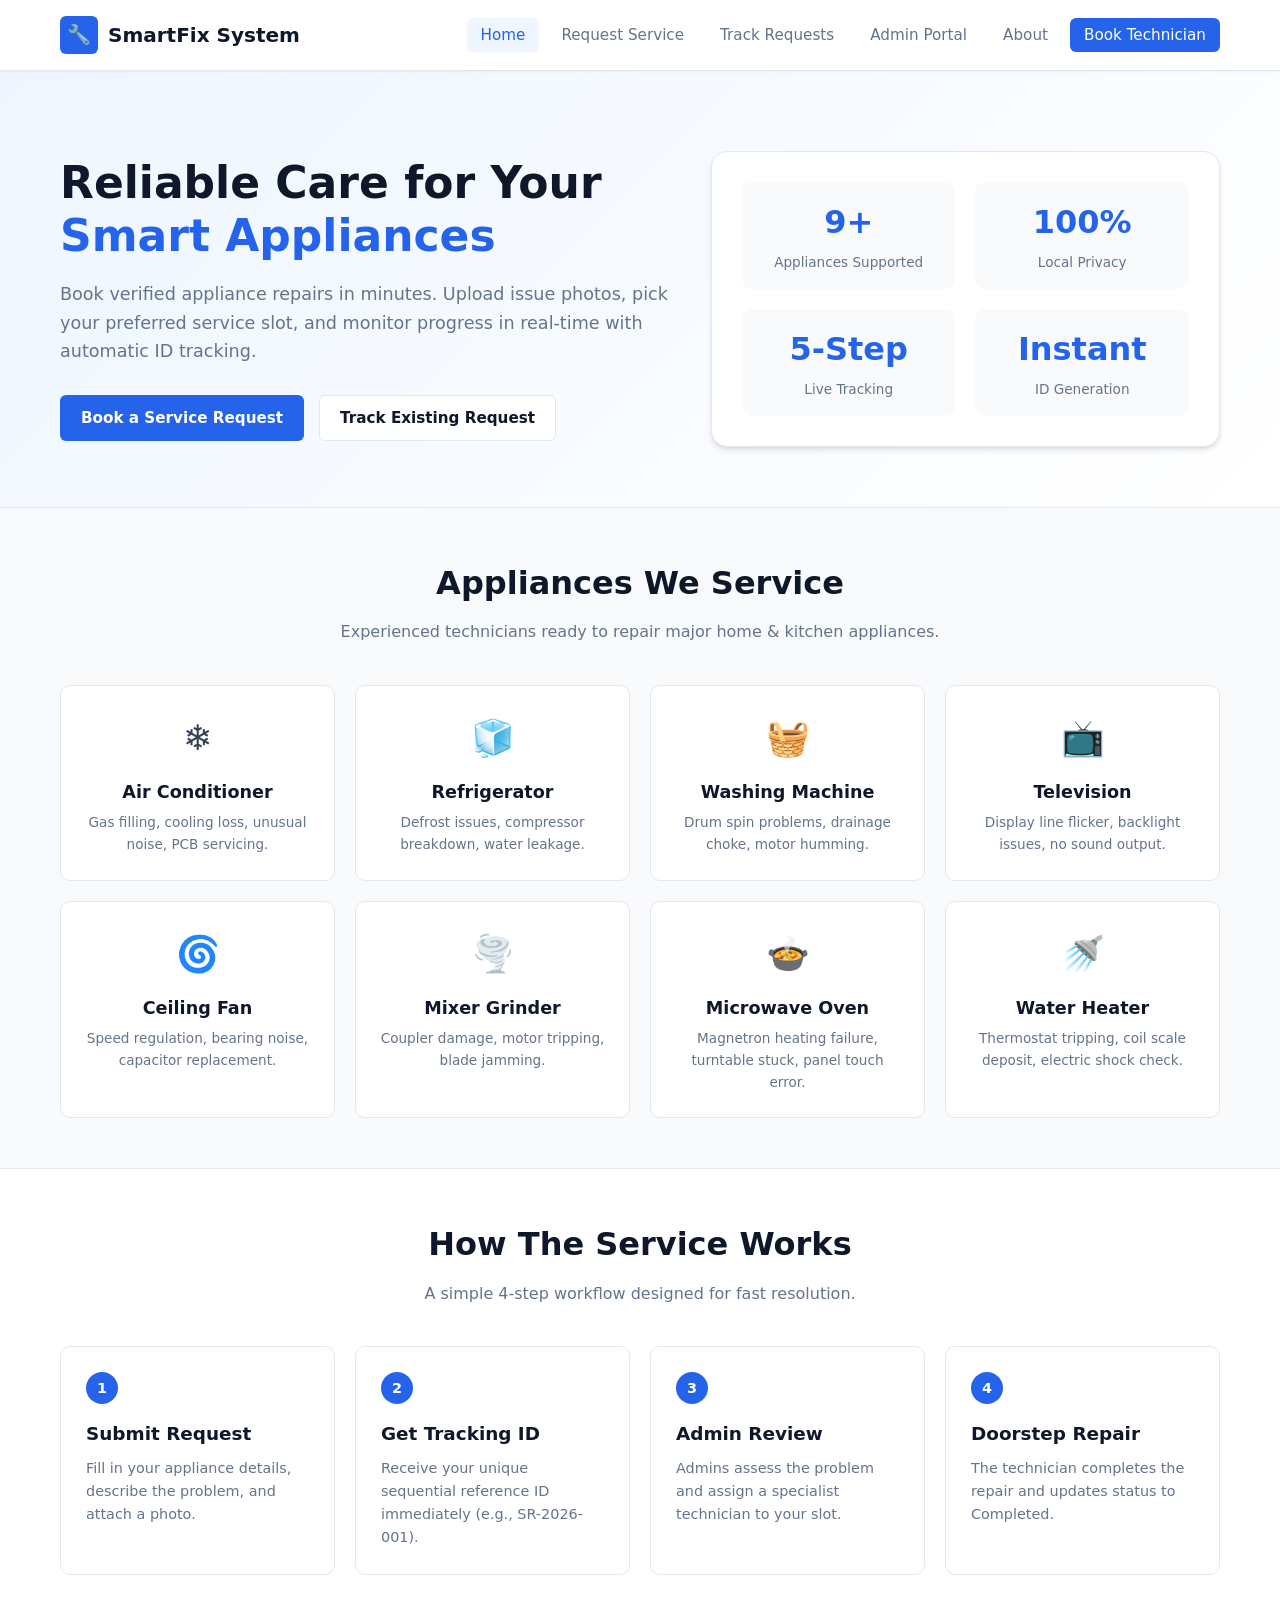
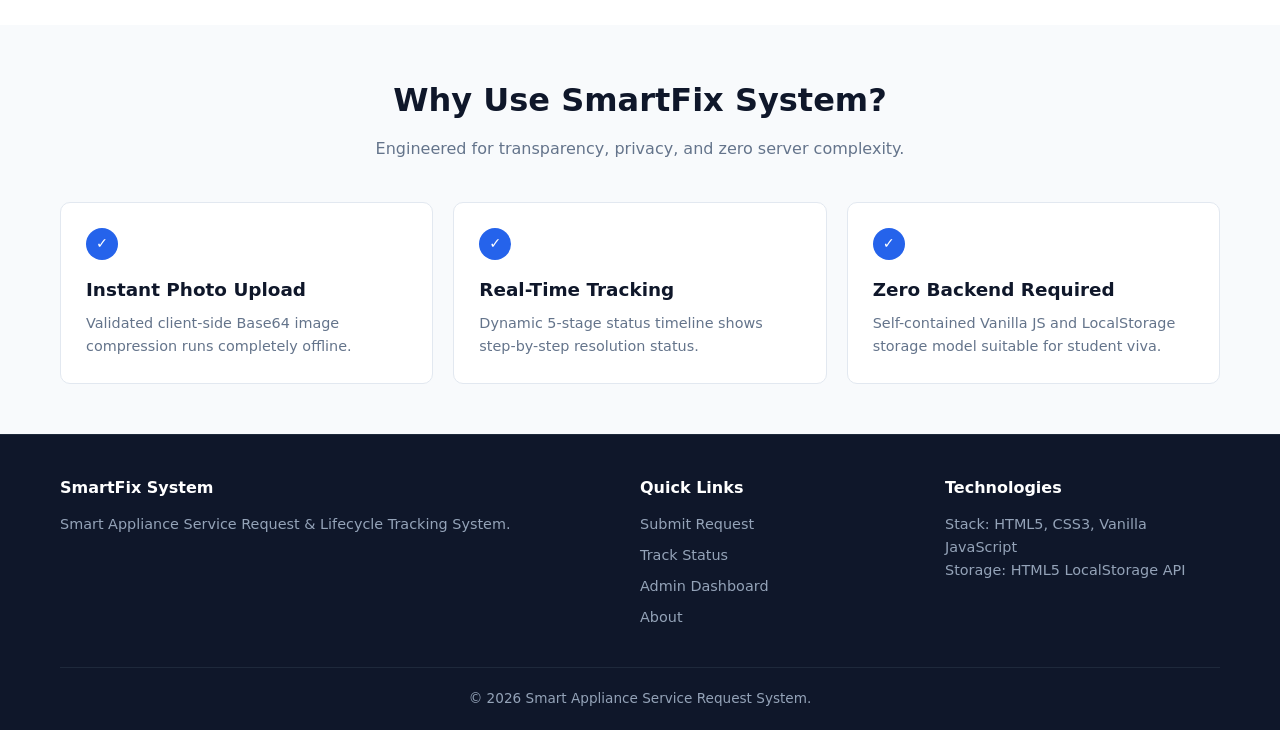
<file: index.html>
<!DOCTYPE html>
<html lang="en">
<head>
  <meta charset="UTF-8">
  <meta name="viewport" content="width=device-width, initial-scale=1.0">
  <title>Smart Appliance Service Request System - Home</title>
  <link rel="stylesheet" href="css/style.css">
</head>
<body>

  <!-- Navigation Bar -->
  <nav class="navbar">
    <div class="container nav-container">
      <a href="index.html" class="brand-logo">
        <div class="brand-icon">🔧</div>
        <span>SmartFix System</span>
      </a>
      <button class="mobile-toggle" aria-label="Toggle navigation">☰</button>
      <ul class="nav-links">
        <li><a href="index.html" class="active">Home</a></li>
        <li><a href="request.html">Request Service</a></li>
        <li><a href="requests.html">Track Requests</a></li>
        <li><a href="admin.html">Admin Portal</a></li>
        <li><a href="about.html">About</a></li>
        <li><a href="request.html" class="nav-cta">Book Technician</a></li>
      </ul>
    </div>
  </nav>

  <!-- Hero Section -->
  <header class="hero">
    <div class="container hero-grid">
      <div class="hero-content">
        <h1>Reliable Care for Your <span>Smart Appliances</span></h1>
        <p>Book verified appliance repairs in minutes. Upload issue photos, pick your preferred service slot, and monitor progress in real-time with automatic ID tracking.</p>
        <div class="hero-actions">
          <a href="request.html" class="btn btn-primary">Book a Service Request</a>
          <a href="requests.html" class="btn btn-secondary">Track Existing Request</a>
        </div>
      </div>
      <div class="hero-stats-box">
        <div class="hero-stat-item">
          <h3>9+</h3>
          <p>Appliances Supported</p>
        </div>
        <div class="hero-stat-item">
          <h3>100%</h3>
          <p>Local Privacy</p>
        </div>
        <div class="hero-stat-item">
          <h3>5-Step</h3>
          <p>Live Tracking</p>
        </div>
        <div class="hero-stat-item">
          <h3>Instant</h3>
          <p>ID Generation</p>
        </div>
      </div>
    </div>
  </header>

  <!-- Supported Appliances Section -->
  <section class="section">
    <div class="container">
      <div class="section-header">
        <h2>Appliances We Service</h2>
        <p>Experienced technicians ready to repair major home & kitchen appliances.</p>
      </div>
      <div class="category-grid">
        <div class="category-card">
          <div class="category-card-icon">❄️</div>
          <h3>Air Conditioner</h3>
          <p>Gas filling, cooling loss, unusual noise, PCB servicing.</p>
        </div>
        <div class="category-card">
          <div class="category-card-icon">🧊</div>
          <h3>Refrigerator</h3>
          <p>Defrost issues, compressor breakdown, water leakage.</p>
        </div>
        <div class="category-card">
          <div class="category-card-icon">🧺</div>
          <h3>Washing Machine</h3>
          <p>Drum spin problems, drainage choke, motor humming.</p>
        </div>
        <div class="category-card">
          <div class="category-card-icon">📺</div>
          <h3>Television</h3>
          <p>Display line flicker, backlight issues, no sound output.</p>
        </div>
        <div class="category-card">
          <div class="category-card-icon">🌀</div>
          <h3>Ceiling Fan</h3>
          <p>Speed regulation, bearing noise, capacitor replacement.</p>
        </div>
        <div class="category-card">
          <div class="category-card-icon">🌪️</div>
          <h3>Mixer Grinder</h3>
          <p>Coupler damage, motor tripping, blade jamming.</p>
        </div>
        <div class="category-card">
          <div class="category-card-icon">🍲</div>
          <h3>Microwave Oven</h3>
          <p>Magnetron heating failure, turntable stuck, panel touch error.</p>
        </div>
        <div class="category-card">
          <div class="category-card-icon">🚿</div>
          <h3>Water Heater</h3>
          <p>Thermostat tripping, coil scale deposit, electric shock check.</p>
        </div>
      </div>
    </div>
  </section>

  <!-- Workflow Section -->
  <section class="section" style="background-color: #ffffff; border-top: 1px solid var(--border);">
    <div class="container">
      <div class="section-header">
        <h2>How The Service Works</h2>
        <p>A simple 4-step workflow designed for fast resolution.</p>
      </div>
      <div class="process-grid">
        <div class="process-card">
          <div class="process-step-num">1</div>
          <h3>Submit Request</h3>
          <p>Fill in your appliance details, describe the problem, and attach a photo.</p>
        </div>
        <div class="process-card">
          <div class="process-step-num">2</div>
          <h3>Get Tracking ID</h3>
          <p>Receive your unique sequential reference ID immediately (e.g., SR-2026-001).</p>
        </div>
        <div class="process-card">
          <div class="process-step-num">3</div>
          <h3>Admin Review</h3>
          <p>Admins assess the problem and assign a specialist technician to your slot.</p>
        </div>
        <div class="process-card">
          <div class="process-step-num">4</div>
          <h3>Doorstep Repair</h3>
          <p>The technician completes the repair and updates status to Completed.</p>
        </div>
      </div>
    </div>
  </section>

  <!-- Why Choose Section -->
  <section class="section">
    <div class="container">
      <div class="section-header">
        <h2>Why Use SmartFix System?</h2>
        <p>Engineered for transparency, privacy, and zero server complexity.</p>
      </div>
      <div class="process-grid">
        <div class="process-card">
          <div class="process-step-num">✓</div>
          <h3>Instant Photo Upload</h3>
          <p>Validated client-side Base64 image compression runs completely offline.</p>
        </div>
        <div class="process-card">
          <div class="process-step-num">✓</div>
          <h3>Real-Time Tracking</h3>
          <p>Dynamic 5-stage status timeline shows step-by-step resolution status.</p>
        </div>
        <div class="process-card">
          <div class="process-step-num">✓</div>
          <h3>Zero Backend Required</h3>
          <p>Self-contained Vanilla JS and LocalStorage storage model suitable for student viva.</p>
        </div>
      </div>
    </div>
  </section>

  <!-- Footer -->
  <footer class="footer">
    <div class="container">
      <div class="footer-grid">
        <div>
          <h4>SmartFix System</h4>
          <p>Smart Appliance Service Request & Lifecycle Tracking System.</p>
        </div>
        <div>
          <h4>Quick Links</h4>
          <ul class="footer-links">
            <li><a href="request.html">Submit Request</a></li>
            <li><a href="requests.html">Track Status</a></li>
            <li><a href="admin.html">Admin Dashboard</a></li>
            <li><a href="about.html">About</a></li>
          </ul>
        </div>
        <div>
          <h4>Technologies</h4>
          <p>Stack: HTML5, CSS3, Vanilla JavaScript</p>
          <p>Storage: HTML5 LocalStorage API</p>
        </div>
      </div>
      <div class="footer-bottom">
        <p>&copy; 2026 Smart Appliance Service Request System.</p>
      </div>
    </div>
  </footer>

  <script src="js/app.js"></script>
</body>
</html>
</file>
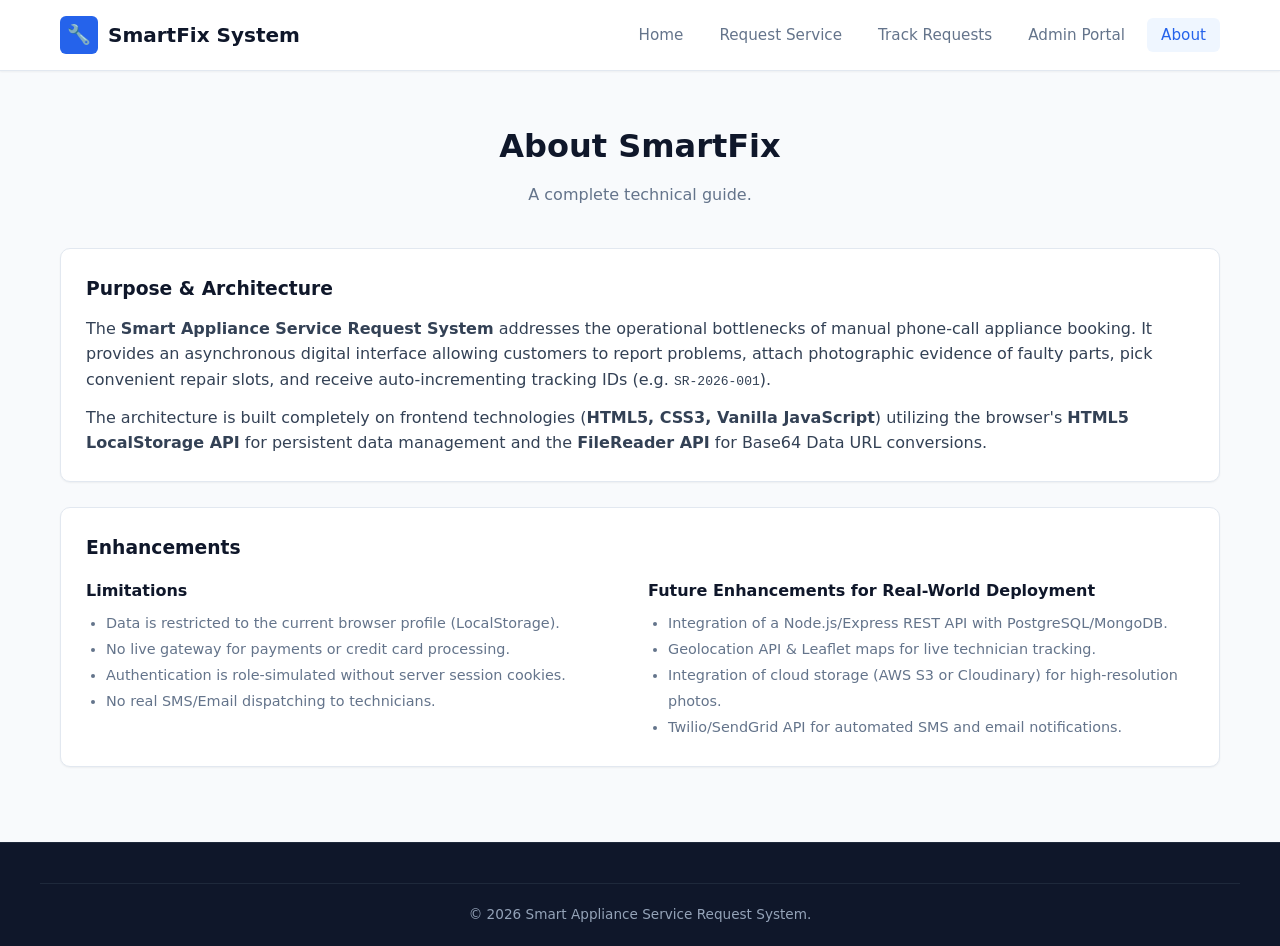
<file: about.html>
<!DOCTYPE html>
<html lang="en">
<head>
  <meta charset="UTF-8">
  <meta name="viewport" content="width=device-width, initial-scale=1.0">
  <title>About</title>
  <link rel="stylesheet" href="css/style.css">
</head>
<body>

  <!-- Navbar -->
  <nav class="navbar">
    <div class="container nav-container">
      <a href="index.html" class="brand-logo">
        <div class="brand-icon">🔧</div>
        <span>SmartFix System</span>
      </a>
      <button class="mobile-toggle" aria-label="Toggle navigation">☰</button>
      <ul class="nav-links">
        <li><a href="index.html">Home</a></li>
        <li><a href="request.html">Request Service</a></li>
        <li><a href="requests.html">Track Requests</a></li>
        <li><a href="admin.html">Admin Portal</a></li>
        <li><a href="about.html" class="active">About</a></li>
      </ul>
    </div>
  </nav>

  <!-- Content Section -->
  <main class="section">
    <div class="container">
      <div class="section-header">
        <h2>About SmartFix</h2>
        <p>A complete technical guide.</p>
      </div>

      <!-- Technical Architecture Overview -->
      <div class="details-card">
        <h3 style="margin-bottom:12px; color:var(--secondary);">Purpose & Architecture</h3>
        <p style="margin-bottom:12px;">
          The <strong>Smart Appliance Service Request System</strong> addresses the operational bottlenecks of manual phone-call appliance booking. It provides an asynchronous digital interface allowing customers to report problems, attach photographic evidence of faulty parts, pick convenient repair slots, and receive auto-incrementing tracking IDs (e.g. <code>SR-2026-001</code>).
        </p>
        <p>
          The architecture is built completely on frontend technologies (<strong>HTML5, CSS3, Vanilla JavaScript</strong>) utilizing the browser's <strong>HTML5 LocalStorage API</strong> for persistent data management and the <strong>FileReader API</strong> for Base64 Data URL conversions.
        </p>
      </div>
    
      <!-- Limitations & Future Enhancements -->
      <div class="details-card">
        <h3 style="margin-bottom:15px; color:var(--secondary);">Enhancements</h3>
        <div class="form-grid-2">
          <div>
            <h4 style="color:var(--secondary); margin-bottom:8px;">Limitations</h4>
            <ul style="padding-left:20px; font-size:0.9rem; color:var(--text-muted); line-height:1.8;">
              <li>Data is restricted to the current browser profile (LocalStorage).</li>
              <li>No live gateway for payments or credit card processing.</li>
              <li>Authentication is role-simulated without server session cookies.</li>
              <li>No real SMS/Email dispatching to technicians.</li>
            </ul>
          </div>
          <div>
            <h4 style="color:var(--secondary); margin-bottom:8px;">Future Enhancements for Real-World Deployment</h4>
            <ul style="padding-left:20px; font-size:0.9rem; color:var(--text-muted); line-height:1.8;">
              <li>Integration of a Node.js/Express REST API with PostgreSQL/MongoDB.</li>
              <li>Geolocation API & Leaflet maps for live technician tracking.</li>
              <li>Integration of cloud storage (AWS S3 or Cloudinary) for high-resolution photos.</li>
              <li>Twilio/SendGrid API for automated SMS and email notifications.</li>
            </ul>
          </div>
        </div>
      </div>

    </div>
  </main>

  <!-- Footer -->
  <footer class="footer">
    <div class="container footer-bottom">
      <p>&copy; 2026 Smart Appliance Service Request System.</p>
    </div>
  </footer>

  <script src="js/app.js"></script>
</body>
</html>
</file>
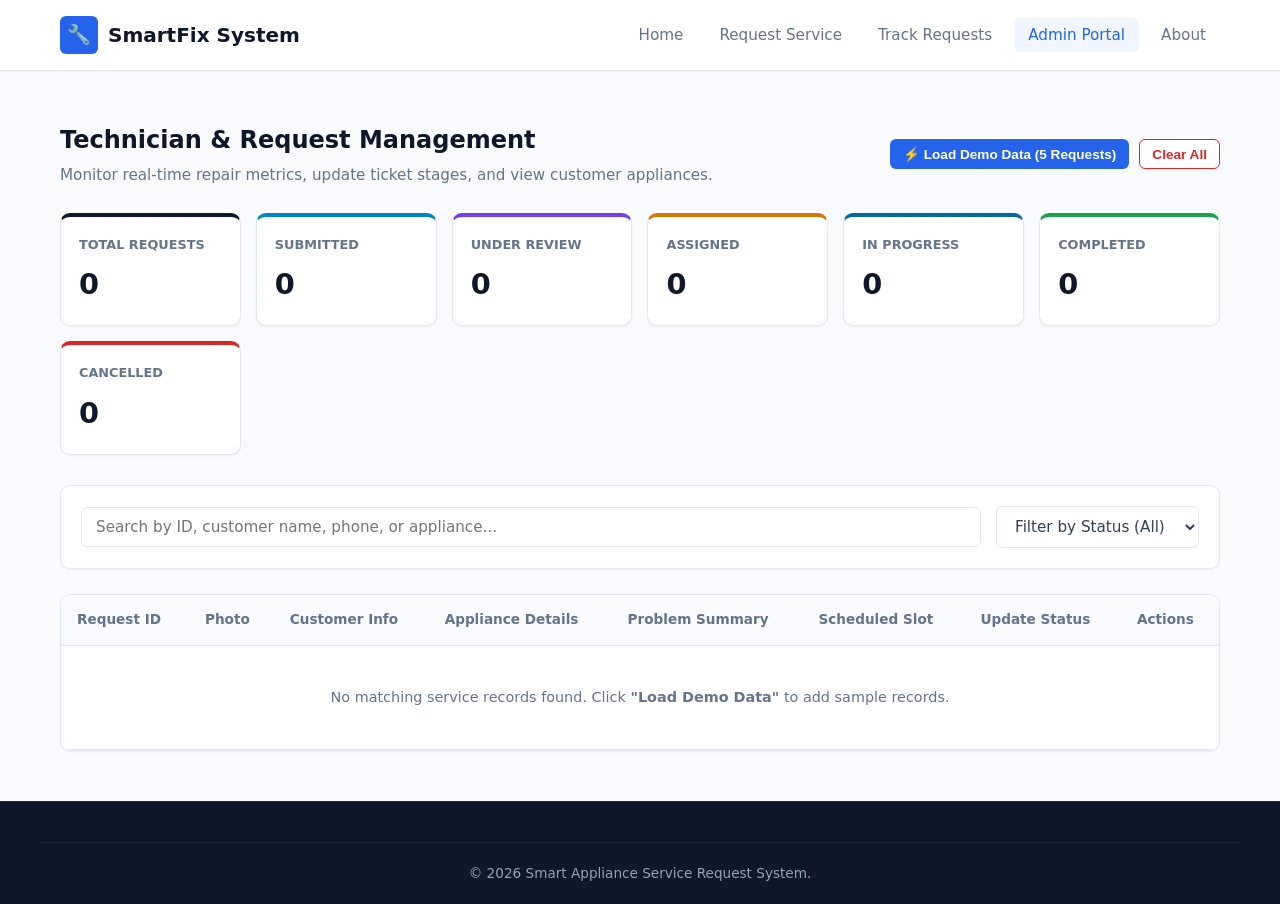
<file: admin.html>
<!DOCTYPE html>
<html lang="en">
<head>
  <meta charset="UTF-8">
  <meta name="viewport" content="width=device-width, initial-scale=1.0">
  <title>Admin Dashboard - Smart Appliance Service Request System</title>
  <link rel="stylesheet" href="css/style.css">
</head>
<body>

  <!-- Navbar -->
  <nav class="navbar">
    <div class="container nav-container">
      <a href="index.html" class="brand-logo">
        <div class="brand-icon">🔧</div>
        <span>SmartFix System</span>
      </a>
      <button class="mobile-toggle" aria-label="Toggle navigation">☰</button>
      <ul class="nav-links">
        <li><a href="index.html">Home</a></li>
        <li><a href="request.html">Request Service</a></li>
        <li><a href="requests.html">Track Requests</a></li>
        <li><a href="admin.html" class="active">Admin Portal</a></li>
        <li><a href="about.html">About</a></li>
      </ul>
    </div>
  </nav>

  <!-- Admin Main Dashboard -->
  <main class="section">
    <div class="container">
      
      <!-- Top Action Bar -->
      <div style="display:flex; justify-content:space-between; align-items:center; flex-wrap:wrap; gap:15px; margin-bottom:25px;">
        <div>
          <h2 style="color:var(--secondary); margin-bottom:4px;">Technician & Request Management</h2>
          <p style="color:var(--text-muted); font-size:0.95rem;">Monitor real-time repair metrics, update ticket stages, and view customer appliances.</p>
        </div>
        <div style="display:flex; gap:10px; flex-wrap:wrap;">
          <button id="loadDemoBtn" class="btn btn-primary btn-sm">⚡ Load Demo Data (5 Requests)</button>
          <button id="clearDataBtn" class="btn btn-secondary btn-sm" style="color:var(--danger); border-color:var(--danger);">Clear All</button>
        </div>
      </div>

      <!-- KPI Analytical Cards Grid -->
      <div class="stats-grid">
        <div class="stat-card" style="border-top-color: var(--secondary);">
          <h4>Total Requests</h4>
          <div class="stat-number" id="statTotal">0</div>
        </div>
        <div class="stat-card" style="border-top-color: var(--info);">
          <h4>Submitted</h4>
          <div class="stat-number" id="statSubmitted">0</div>
        </div>
        <div class="stat-card" style="border-top-color: var(--purple);">
          <h4>Under Review</h4>
          <div class="stat-number" id="statReview">0</div>
        </div>
        <div class="stat-card" style="border-top-color: var(--warning);">
          <h4>Assigned</h4>
          <div class="stat-number" id="statAssigned">0</div>
        </div>
        <div class="stat-card" style="border-top-color: #0369a1;">
          <h4>In Progress</h4>
          <div class="stat-number" id="statProgress">0</div>
        </div>
        <div class="stat-card" style="border-top-color: var(--success);">
          <h4>Completed</h4>
          <div class="stat-number" id="statCompleted">0</div>
        </div>
        <div class="stat-card" style="border-top-color: var(--danger);">
          <h4>Cancelled</h4>
          <div class="stat-number" id="statCancelled">0</div>
        </div>
      </div>

      <!-- Filter Controls Toolbar -->
      <div class="toolbar-card">
        <div class="toolbar-search">
          <input type="text" id="adminSearch" class="form-control" placeholder="Search by ID, customer name, phone, or appliance...">
        </div>
        <div class="toolbar-filters">
          <select id="adminStatusFilter" class="form-control">
            <option value="">Filter by Status (All)</option>
            <option value="Request Submitted">Request Submitted</option>
            <option value="Under Review">Under Review</option>
            <option value="Technician Assigned">Technician Assigned</option>
            <option value="Service in Progress">Service in Progress</option>
            <option value="Completed">Completed</option>
            <option value="Cancelled">Cancelled</option>
          </select>
        </div>
      </div>

      <!-- Data Table -->
      <div class="table-responsive">
        <table class="admin-table">
          <thead>
            <tr>
              <th>Request ID</th>
              <th>Photo</th>
              <th>Customer Info</th>
              <th>Appliance Details</th>
              <th>Problem Summary</th>
              <th>Scheduled Slot</th>
              <th>Update Status</th>
              <th>Actions</th>
            </tr>
          </thead>
          <tbody id="adminTableBody">
            <!-- Rendered by js/admin.js -->
          </tbody>
        </table>
      </div>

    </div>
  </main>

  <!-- Footer -->
  <footer class="footer">
    <div class="container footer-bottom">
      <p>&copy; 2026 Smart Appliance Service Request System.</p>
    </div>
  </footer>

  <script src="js/app.js"></script>
  <script src="js/admin.js"></script>
</body>
</html>
</file>
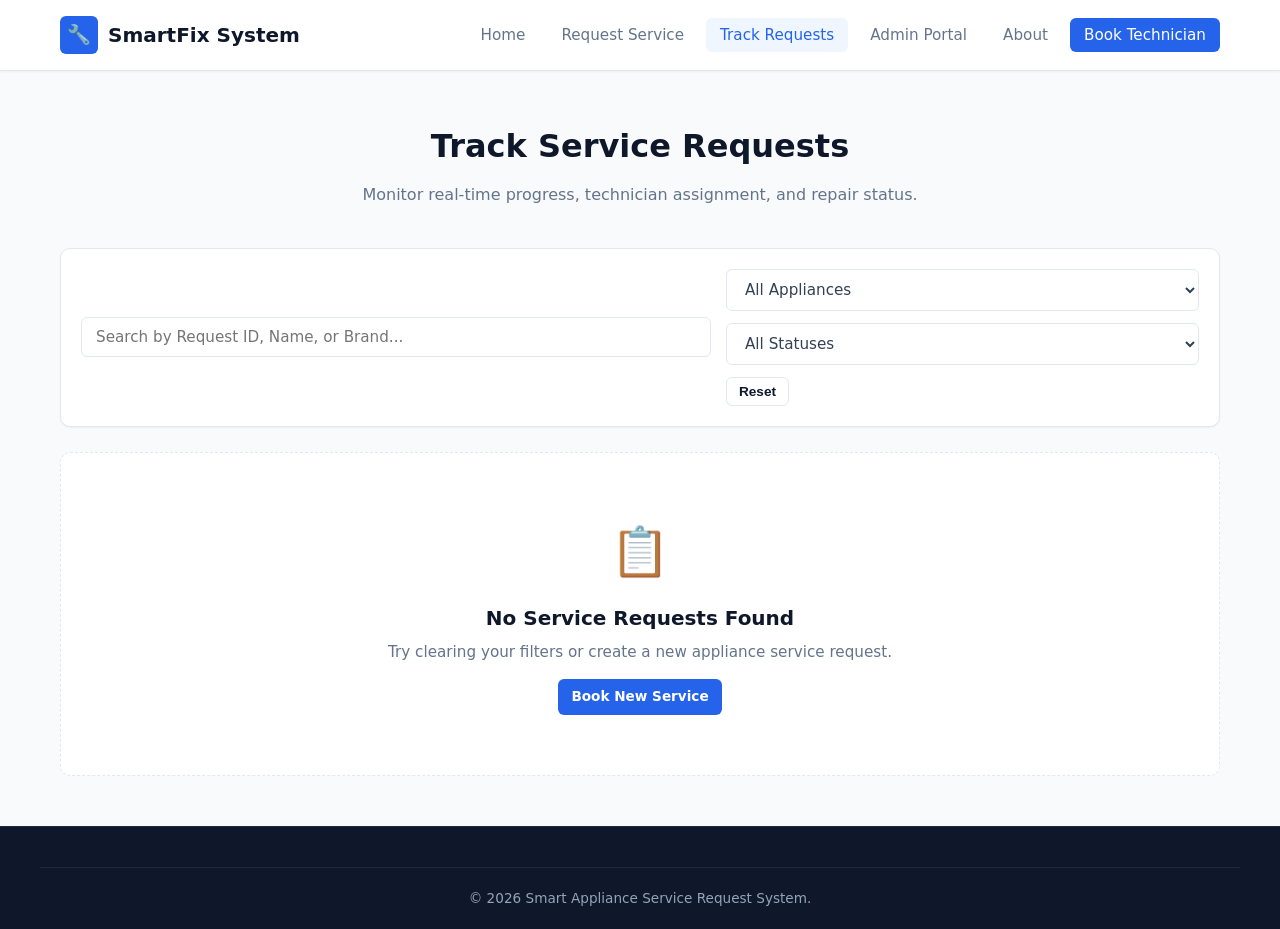
<file: requests.html>
<!DOCTYPE html>
<html lang="en">
<head>
  <meta charset="UTF-8">
  <meta name="viewport" content="width=device-width, initial-scale=1.0">
  <title>My Service Requests - Track Status</title>
  <link rel="stylesheet" href="css/style.css">
</head>
<body>

  <!-- Navbar -->
  <nav class="navbar">
    <div class="container nav-container">
      <a href="index.html" class="brand-logo">
        <div class="brand-icon">🔧</div>
        <span>SmartFix System</span>
      </a>
      <button class="mobile-toggle" aria-label="Toggle navigation">☰</button>
      <ul class="nav-links">
        <li><a href="index.html">Home</a></li>
        <li><a href="request.html">Request Service</a></li>
        <li><a href="requests.html" class="active">Track Requests</a></li>
        <li><a href="admin.html">Admin Portal</a></li>
        <li><a href="about.html">About</a></li>
        <li><a href="request.html" class="nav-cta">Book Technician</a></li>
      </ul>
    </div>
  </nav>

  <!-- Main Content -->
  <main class="section">
    <div class="container">
      <div class="section-header">
        <h2>Track Service Requests</h2>
        <p>Monitor real-time progress, technician assignment, and repair status.</p>
      </div>

      <!-- Filter Controls Toolbar -->
      <div class="toolbar-card">
        <div class="toolbar-search">
          <input type="text" id="searchInput" class="form-control" placeholder="Search by Request ID, Name, or Brand...">
        </div>
        <div class="toolbar-filters">
          <select id="applianceFilter" class="form-control">
            <option value="">All Appliances</option>
            <option value="Air Conditioner">Air Conditioner</option>
            <option value="Refrigerator">Refrigerator</option>
            <option value="Washing Machine">Washing Machine</option>
            <option value="Television">Television</option>
            <option value="Ceiling Fan">Ceiling Fan</option>
            <option value="Mixer Grinder">Mixer Grinder</option>
            <option value="Microwave Oven">Microwave Oven</option>
            <option value="Water Heater">Water Heater</option>
            <option value="Other">Other</option>
          </select>

          <select id="statusFilter" class="form-control">
            <option value="">All Statuses</option>
            <option value="Request Submitted">Request Submitted</option>
            <option value="Under Review">Under Review</option>
            <option value="Technician Assigned">Technician Assigned</option>
            <option value="Service in Progress">Service in Progress</option>
            <option value="Completed">Completed</option>
            <option value="Cancelled">Cancelled</option>
          </select>

          <button id="resetFiltersBtn" class="btn btn-secondary btn-sm">Reset</button>
        </div>
      </div>

      <!-- Cards Grid -->
      <div id="requestsGrid" class="requests-grid">
        <!-- Rendered dynamically by js/requests.js -->
      </div>
    </div>
  </main>

  <!-- Footer -->
  <footer class="footer">
    <div class="container footer-bottom">
      <p>&copy; 2026 Smart Appliance Service Request System.</p>
    </div>
  </footer>

  <script src="js/app.js"></script>
  <script src="js/requests.js"></script>
</body>
</html>
</file>
<file: css/style.css>
/* ==========================================================
   SMART APPLIANCE SERVICE REQUEST SYSTEM - GLOBAL STYLESHEET
   ========================================================== */

:root {
  --primary: #2563eb;
  --primary-dark: #1d4ed8;
  --primary-light: #eff6ff;
  --secondary: #0f172a;
  --text-main: #334155;
  --text-muted: #64748b;
  --bg-body: #f8fafc;
  --bg-card: #ffffff;
  --border: #e2e8f0;
  --border-focus: #93c5fd;
  --success: #16a34a;
  --success-bg: #dcfce7;
  --warning: #d97706;
  --warning-bg: #fef3c7;
  --info: #0284c7;
  --info-bg: #e0f2fe;
  --danger: #dc2626;
  --danger-bg: #fee2e2;
  --purple: #7c3aed;
  --purple-bg: #ede9fe;
  --radius-sm: 6px;
  --radius-md: 10px;
  --radius-lg: 16px;
  --shadow-sm: 0 1px 2px 0 rgba(0, 0, 0, 0.05);
  --shadow-md: 0 4px 6px -1px rgba(0, 0, 0, 0.1), 0 2px 4px -2px rgba(0, 0, 0, 0.1);
  --shadow-lg: 0 10px 15px -3px rgba(0, 0, 0, 0.1), 0 4px 6px -4px rgba(0, 0, 0, 0.1);
  --font-sans: system-ui, -apple-system, BlinkMacSystemFont, "Segoe UI", Roboto, Oxygen, Ubuntu, Cantarell, "Open Sans", sans-serif;
}

* {
  margin: 0;
  padding: 0;
  box-sizing: border-box;
}

body {
  font-family: var(--font-sans);
  background-color: var(--bg-body);
  color: var(--text-main);
  line-height: 1.6;
  min-height: 100vh;
  display: flex;
  flex-direction: column;
}

/* Container */
.container {
  width: 100%;
  max-width: 1200px;
  margin: 0 auto;
  padding: 0 20px;
}

/* Navbar */
.navbar {
  background-color: #ffffff;
  border-bottom: 1px solid var(--border);
  position: sticky;
  top: 0;
  z-index: 1000;
  box-shadow: var(--shadow-sm);
}

.nav-container {
  display: flex;
  justify-content: space-between;
  align-items: center;
  height: 70px;
}

.brand-logo {
  display: flex;
  align-items: center;
  gap: 10px;
  text-decoration: none;
  color: var(--secondary);
  font-size: 1.25rem;
  font-weight: 700;
}

.brand-icon {
  background-color: var(--primary);
  color: white;
  width: 38px;
  height: 38px;
  display: flex;
  align-items: center;
  justify-content: center;
  border-radius: var(--radius-sm);
  font-size: 1.2rem;
}

.nav-links {
  display: flex;
  list-style: none;
  gap: 8px;
  align-items: center;
}

.nav-links a {
  text-decoration: none;
  color: var(--text-muted);
  font-weight: 500;
  font-size: 0.95rem;
  padding: 8px 14px;
  border-radius: var(--radius-sm);
  transition: all 0.2s ease;
}

.nav-links a:hover,
.nav-links a.active {
  color: var(--primary);
  background-color: var(--primary-light);
}

.nav-cta {
  background-color: var(--primary) !important;
  color: #ffffff !important;
}

.nav-cta:hover {
  background-color: var(--primary-dark) !important;
}

/* Mobile Hamburger */
.mobile-toggle {
  display: none;
  background: none;
  border: none;
  font-size: 1.6rem;
  color: var(--secondary);
  cursor: pointer;
}

/* Buttons */
.btn {
  display: inline-flex;
  align-items: center;
  justify-content: center;
  gap: 8px;
  padding: 10px 20px;
  font-size: 0.95rem;
  font-weight: 600;
  border-radius: var(--radius-sm);
  border: 1px solid transparent;
  cursor: pointer;
  text-decoration: none;
  transition: all 0.2s ease;
}

.btn-primary {
  background-color: var(--primary);
  color: #ffffff;
}

.btn-primary:hover {
  background-color: var(--primary-dark);
}

.btn-secondary {
  background-color: #ffffff;
  color: var(--secondary);
  border-color: var(--border);
}

.btn-secondary:hover {
  background-color: var(--bg-body);
  border-color: var(--text-muted);
}

.btn-danger {
  background-color: var(--danger);
  color: #ffffff;
}

.btn-danger:hover {
  background-color: #b91c1c;
}

.btn-sm {
  padding: 6px 12px;
  font-size: 0.85rem;
}

/* Section Common */
.section {
  padding: 50px 0;
}

.section-header {
  text-align: center;
  max-width: 680px;
  margin: 0 auto 40px;
}

.section-header h2 {
  font-size: 2rem;
  color: var(--secondary);
  margin-bottom: 10px;
}

.section-header p {
  color: var(--text-muted);
  font-size: 1rem;
}

/* Hero Section */
.hero {
  background: linear-gradient(135deg, #eff6ff 0%, #ffffff 100%);
  padding: 80px 0 60px;
  border-bottom: 1px solid var(--border);
}

.hero-grid {
  display: grid;
  grid-template-columns: 1.2fr 1fr;
  gap: 40px;
  align-items: center;
}

.hero-content h1 {
  font-size: 2.75rem;
  color: var(--secondary);
  line-height: 1.2;
  margin-bottom: 18px;
}

.hero-content h1 span {
  color: var(--primary);
}

.hero-content p {
  font-size: 1.1rem;
  color: var(--text-muted);
  margin-bottom: 30px;
}

.hero-actions {
  display: flex;
  gap: 15px;
  flex-wrap: wrap;
}

.hero-stats-box {
  background: #ffffff;
  border: 1px solid var(--border);
  border-radius: var(--radius-lg);
  padding: 30px;
  box-shadow: var(--shadow-md);
  display: grid;
  grid-template-columns: 1fr 1fr;
  gap: 20px;
}

.hero-stat-item {
  text-align: center;
  padding: 15px;
  background-color: var(--bg-body);
  border-radius: var(--radius-md);
}

.hero-stat-item h3 {
  font-size: 2rem;
  color: var(--primary);
  margin-bottom: 4px;
}

.hero-stat-item p {
  font-size: 0.85rem;
  color: var(--text-muted);
  font-weight: 500;
}

/* Appliance Category Cards */
.category-grid {
  display: grid;
  grid-template-columns: repeat(auto-fit, minmax(220px, 1fr));
  gap: 20px;
}

.category-card {
  background: #ffffff;
  border: 1px solid var(--border);
  border-radius: var(--radius-md);
  padding: 24px;
  text-align: center;
  transition: all 0.2s ease;
}

.category-card:hover {
  transform: translateY(-4px);
  box-shadow: var(--shadow-md);
  border-color: var(--border-focus);
}

.category-card-icon {
  font-size: 2.2rem;
  margin-bottom: 12px;
}

.category-card h3 {
  font-size: 1.1rem;
  color: var(--secondary);
  margin-bottom: 6px;
}

.category-card p {
  font-size: 0.85rem;
  color: var(--text-muted);
}

/* Workflow Step Cards */
.process-grid {
  display: grid;
  grid-template-columns: repeat(auto-fit, minmax(230px, 1fr));
  gap: 20px;
}

.process-card {
  background: #ffffff;
  border: 1px solid var(--border);
  border-radius: var(--radius-md);
  padding: 25px;
  position: relative;
}

.process-step-num {
  width: 32px;
  height: 32px;
  border-radius: 50%;
  background: var(--primary);
  color: white;
  display: flex;
  align-items: center;
  justify-content: center;
  font-weight: bold;
  font-size: 0.9rem;
  margin-bottom: 15px;
}

.process-card h3 {
  font-size: 1.15rem;
  margin-bottom: 8px;
  color: var(--secondary);
}

.process-card p {
  font-size: 0.9rem;
  color: var(--text-muted);
}

/* Form Styles */
.form-card {
  background: #ffffff;
  border: 1px solid var(--border);
  border-radius: var(--radius-lg);
  padding: 35px;
  box-shadow: var(--shadow-sm);
  max-width: 900px;
  margin: 0 auto;
}

.form-card h2 {
  font-size: 1.5rem;
  color: var(--secondary);
  margin-bottom: 8px;
}

.form-subtitle {
  font-size: 0.95rem;
  color: var(--text-muted);
  margin-bottom: 30px;
}

.form-section-title {
  font-size: 1.1rem;
  color: var(--secondary);
  border-left: 4px solid var(--primary);
  padding-left: 10px;
  margin: 25px 0 15px;
}

.form-grid-2 {
  display: grid;
  grid-template-columns: 1fr 1fr;
  gap: 16px;
}

.form-grid-3 {
  display: grid;
  grid-template-columns: 1fr 1fr 1fr;
  gap: 16px;
}

.form-group {
  margin-bottom: 18px;
}

.form-group label {
  display: block;
  font-size: 0.88rem;
  font-weight: 600;
  color: var(--secondary);
  margin-bottom: 6px;
}

.form-group label span.req {
  color: var(--danger);
}

.form-control {
  width: 100%;
  padding: 10px 14px;
  font-size: 0.95rem;
  font-family: inherit;
  border: 1px solid var(--border);
  border-radius: var(--radius-sm);
  background-color: #ffffff;
  color: var(--text-main);
  transition: border-color 0.2s ease, box-shadow 0.2s ease;
}

.form-control:focus {
  outline: none;
  border-color: var(--primary);
  box-shadow: 0 0 0 3px rgba(37, 99, 235, 0.15);
}

.form-control.error {
  border-color: var(--danger);
  background-color: #fffafb;
}

.error-text {
  color: var(--danger);
  font-size: 0.8rem;
  margin-top: 4px;
  display: none;
}

.error-text.visible {
  display: block;
}

/* Image Upload Area */
.upload-box {
  border: 2px dashed var(--border);
  border-radius: var(--radius-md);
  padding: 24px;
  text-align: center;
  background-color: #fbfcfe;
  cursor: pointer;
  transition: all 0.2s;
}

.upload-box:hover {
  border-color: var(--primary);
  background-color: var(--primary-light);
}

.upload-icon {
  font-size: 2.2rem;
  color: var(--primary);
  margin-bottom: 8px;
}

.upload-instructions {
  font-size: 0.85rem;
  color: var(--text-muted);
  margin-top: 4px;
}

.image-preview-wrapper {
  display: none;
  margin-top: 15px;
  border: 1px solid var(--border);
  border-radius: var(--radius-sm);
  padding: 12px;
  background: #ffffff;
}

.preview-content {
  display: flex;
  align-items: center;
  gap: 15px;
}

.preview-thumb {
  width: 90px;
  height: 90px;
  object-fit: cover;
  border-radius: var(--radius-sm);
  border: 1px solid var(--border);
}

.preview-meta {
  flex-grow: 1;
}

.preview-meta-name {
  font-weight: 600;
  font-size: 0.9rem;
  word-break: break-all;
}

.preview-meta-size {
  font-size: 0.8rem;
  color: var(--text-muted);
}

/* Status Badges */
.badge {
  display: inline-flex;
  align-items: center;
  gap: 5px;
  padding: 4px 10px;
  border-radius: 9999px;
  font-size: 0.78rem;
  font-weight: 600;
}

.badge-submitted {
  background-color: var(--info-bg);
  color: var(--info);
}

.badge-review {
  background-color: var(--purple-bg);
  color: var(--purple);
}

.badge-assigned {
  background-color: var(--warning-bg);
  color: var(--warning);
}

.badge-progress {
  background-color: #e0f2fe;
  color: #0369a1;
}

.badge-completed {
  background-color: var(--success-bg);
  color: var(--success);
}

.badge-cancelled {
  background-color: var(--danger-bg);
  color: var(--danger);
}

/* Filter Controls Toolbar */
.toolbar-card {
  background: #ffffff;
  border: 1px solid var(--border);
  border-radius: var(--radius-md);
  padding: 20px;
  margin-bottom: 25px;
  box-shadow: var(--shadow-sm);
  display: flex;
  flex-wrap: wrap;
  gap: 15px;
  align-items: center;
}

.toolbar-search {
  flex-grow: 1;
  min-width: 260px;
}

.toolbar-filters {
  display: flex;
  gap: 12px;
  flex-wrap: wrap;
}

/* Customer Request Cards Grid */
.requests-grid {
  display: grid;
  grid-template-columns: repeat(auto-fill, minmax(320px, 1fr));
  gap: 20px;
}

.request-card {
  background: #ffffff;
  border: 1px solid var(--border);
  border-radius: var(--radius-md);
  overflow: hidden;
  box-shadow: var(--shadow-sm);
  display: flex;
  flex-direction: column;
  transition: transform 0.2s, box-shadow 0.2s;
}

.request-card:hover {
  transform: translateY(-3px);
  box-shadow: var(--shadow-md);
}

.request-card-img-wrap {
  width: 100%;
  height: 180px;
  background-color: #f1f5f9;
  position: relative;
  overflow: hidden;
}

.request-card-img {
  width: 100%;
  height: 100%;
  object-fit: cover;
}

.request-card-badge {
  position: absolute;
  top: 12px;
  right: 12px;
}

.request-card-body {
  padding: 20px;
  flex-grow: 1;
  display: flex;
  flex-direction: column;
}

.request-card-id {
  font-size: 0.8rem;
  font-weight: 700;
  color: var(--primary);
  margin-bottom: 4px;
}

.request-card-title {
  font-size: 1.15rem;
  font-weight: 700;
  color: var(--secondary);
  margin-bottom: 8px;
}

.request-meta-item {
  font-size: 0.85rem;
  color: var(--text-muted);
  margin-bottom: 6px;
  display: flex;
  align-items: center;
  gap: 6px;
}

.request-card-footer {
  padding: 12px 20px;
  background-color: var(--bg-body);
  border-top: 1px solid var(--border);
  display: flex;
  justify-content: space-between;
  align-items: center;
}

/* Empty State Box */
.empty-state {
  text-align: center;
  padding: 60px 20px;
  background: #ffffff;
  border: 1px dashed var(--border);
  border-radius: var(--radius-md);
  grid-column: 1 / -1;
}

.empty-state-icon {
  font-size: 3rem;
  margin-bottom: 12px;
}

.empty-state h3 {
  font-size: 1.25rem;
  color: var(--secondary);
  margin-bottom: 6px;
}

.empty-state p {
  color: var(--text-muted);
  font-size: 0.95rem;
}

/* Timeline Layout */
.details-layout {
  display: grid;
  grid-template-columns: 2fr 1fr;
  gap: 25px;
}

.details-card {
  background: #ffffff;
  border: 1px solid var(--border);
  border-radius: var(--radius-md);
  padding: 25px;
  box-shadow: var(--shadow-sm);
  margin-bottom: 25px;
}

.timeline {
  display: flex;
  justify-content: space-between;
  position: relative;
  margin: 30px 0 20px;
}

.timeline::before {
  content: "";
  position: absolute;
  top: 18px;
  left: 30px;
  right: 30px;
  height: 3px;
  background-color: var(--border);
  z-index: 1;
}

.timeline-step {
  position: relative;
  z-index: 2;
  text-align: center;
  flex: 1;
}

.timeline-dot {
  width: 38px;
  height: 38px;
  border-radius: 50%;
  background: #ffffff;
  border: 3px solid var(--border);
  display: flex;
  align-items: center;
  justify-content: center;
  margin: 0 auto 10px;
  font-weight: 700;
  font-size: 0.85rem;
  color: var(--text-muted);
  transition: all 0.3s;
}

.timeline-step.active .timeline-dot {
  border-color: var(--primary);
  background-color: var(--primary);
  color: #ffffff;
}

.timeline-step.done .timeline-dot {
  border-color: var(--success);
  background-color: var(--success);
  color: #ffffff;
}

.timeline-step.cancelled-dot .timeline-dot {
  border-color: var(--danger);
  background-color: var(--danger);
  color: #ffffff;
}

.timeline-label {
  font-size: 0.8rem;
  font-weight: 600;
  color: var(--text-muted);
}

.timeline-step.active .timeline-label,
.timeline-step.done .timeline-label {
  color: var(--secondary);
}

/* Detail Tables */
.details-table {
  width: 100%;
  border-collapse: collapse;
}

.details-table th,
.details-table td {
  padding: 12px 10px;
  border-bottom: 1px solid var(--border);
  text-align: left;
  font-size: 0.9rem;
}

.details-table th {
  color: var(--text-muted);
  width: 35%;
  font-weight: 500;
}

.details-table td {
  color: var(--secondary);
  font-weight: 600;
}

/* Admin Dashboard KPI Cards */
.stats-grid {
  display: grid;
  grid-template-columns: repeat(auto-fit, minmax(160px, 1fr));
  gap: 15px;
  margin-bottom: 30px;
}

.stat-card {
  background: #ffffff;
  border: 1px solid var(--border);
  border-radius: var(--radius-md);
  padding: 18px;
  box-shadow: var(--shadow-sm);
  border-top: 4px solid var(--primary);
}

.stat-card h4 {
  font-size: 0.8rem;
  color: var(--text-muted);
  text-transform: uppercase;
  margin-bottom: 6px;
}

.stat-card .stat-number {
  font-size: 1.8rem;
  font-weight: 700;
  color: var(--secondary);
}

/* Admin Data Table */
.table-responsive {
  width: 100%;
  overflow-x: auto;
  background: #ffffff;
  border: 1px solid var(--border);
  border-radius: var(--radius-md);
  box-shadow: var(--shadow-sm);
}

.admin-table {
  width: 100%;
  border-collapse: collapse;
  white-space: nowrap;
}

.admin-table th {
  background-color: #f8fafc;
  padding: 14px 16px;
  text-align: left;
  font-size: 0.85rem;
  font-weight: 600;
  color: var(--text-muted);
  border-bottom: 1px solid var(--border);
}

.admin-table td {
  padding: 14px 16px;
  font-size: 0.9rem;
  border-bottom: 1px solid var(--border);
  vertical-align: middle;
}

.admin-table tr:hover {
  background-color: #f8fafc;
}

.table-img {
  width: 48px;
  height: 48px;
  border-radius: var(--radius-sm);
  object-fit: cover;
  border: 1px solid var(--border);
}

/* Toast Notifications */
#toast-container {
  position: fixed;
  bottom: 24px;
  right: 24px;
  z-index: 9999;
  display: flex;
  flex-direction: column;
  gap: 10px;
}

.toast {
  background: #ffffff;
  border-left: 5px solid var(--primary);
  border-radius: var(--radius-sm);
  padding: 14px 20px;
  min-width: 280px;
  max-width: 380px;
  box-shadow: var(--shadow-lg);
  font-size: 0.9rem;
  animation: slideIn 0.3s ease;
  display: flex;
  align-items: center;
  justify-content: space-between;
}

.toast.toast-success {
  border-color: var(--success);
}

.toast.toast-error {
  border-color: var(--danger);
}

@keyframes slideIn {
  from {
    transform: translateX(100%);
    opacity: 0;
  }
  to {
    transform: translateX(0);
    opacity: 1;
  }
}

/* Footer */
.footer {
  margin-top: auto;
  background-color: var(--secondary);
  color: #94a3b8;
  padding: 40px 0 20px;
  border-top: 1px solid #1e293b;
  font-size: 0.9rem;
}

.footer-grid {
  display: grid;
  grid-template-columns: 2fr 1fr 1fr;
  gap: 30px;
  margin-bottom: 30px;
}

.footer h4 {
  color: #ffffff;
  margin-bottom: 12px;
  font-size: 1rem;
}

.footer-links {
  list-style: none;
}

.footer-links li {
  margin-bottom: 8px;
}

.footer-links a {
  color: #94a3b8;
  text-decoration: none;
  transition: color 0.2s;
}

.footer-links a:hover {
  color: #ffffff;
}

.footer-bottom {
  text-align: center;
  border-top: 1px solid #1e293b;
  padding-top: 20px;
  font-size: 0.85rem;
}

/* Responsive Media Queries */
@media (max-width: 900px) {
  .hero-grid {
    grid-template-columns: 1fr;
    text-align: center;
  }
  .hero-actions {
    justify-content: center;
  }
  .details-layout {
    grid-template-columns: 1fr;
  }
  .footer-grid {
    grid-template-columns: 1fr;
  }
  .timeline {
    flex-direction: column;
    gap: 20px;
  }
  .timeline::before {
    top: 0;
    bottom: 0;
    left: 18px;
    width: 3px;
    height: 100%;
  }
  .timeline-step {
    display: flex;
    align-items: center;
    gap: 15px;
    text-align: left;
  }
  .timeline-dot {
    margin: 0;
  }
}

@media (max-width: 768px) {
  .nav-links {
    display: none;
    flex-direction: column;
    width: 100%;
    position: absolute;
    top: 70px;
    left: 0;
    background-color: #ffffff;
    border-bottom: 1px solid var(--border);
    padding: 15px;
    box-shadow: var(--shadow-md);
  }
  .nav-links.active {
    display: flex;
  }
  .mobile-toggle {
    display: block;
  }
  .form-grid-2,
  .form-grid-3 {
    grid-template-columns: 1fr;
  }
}
</file>
